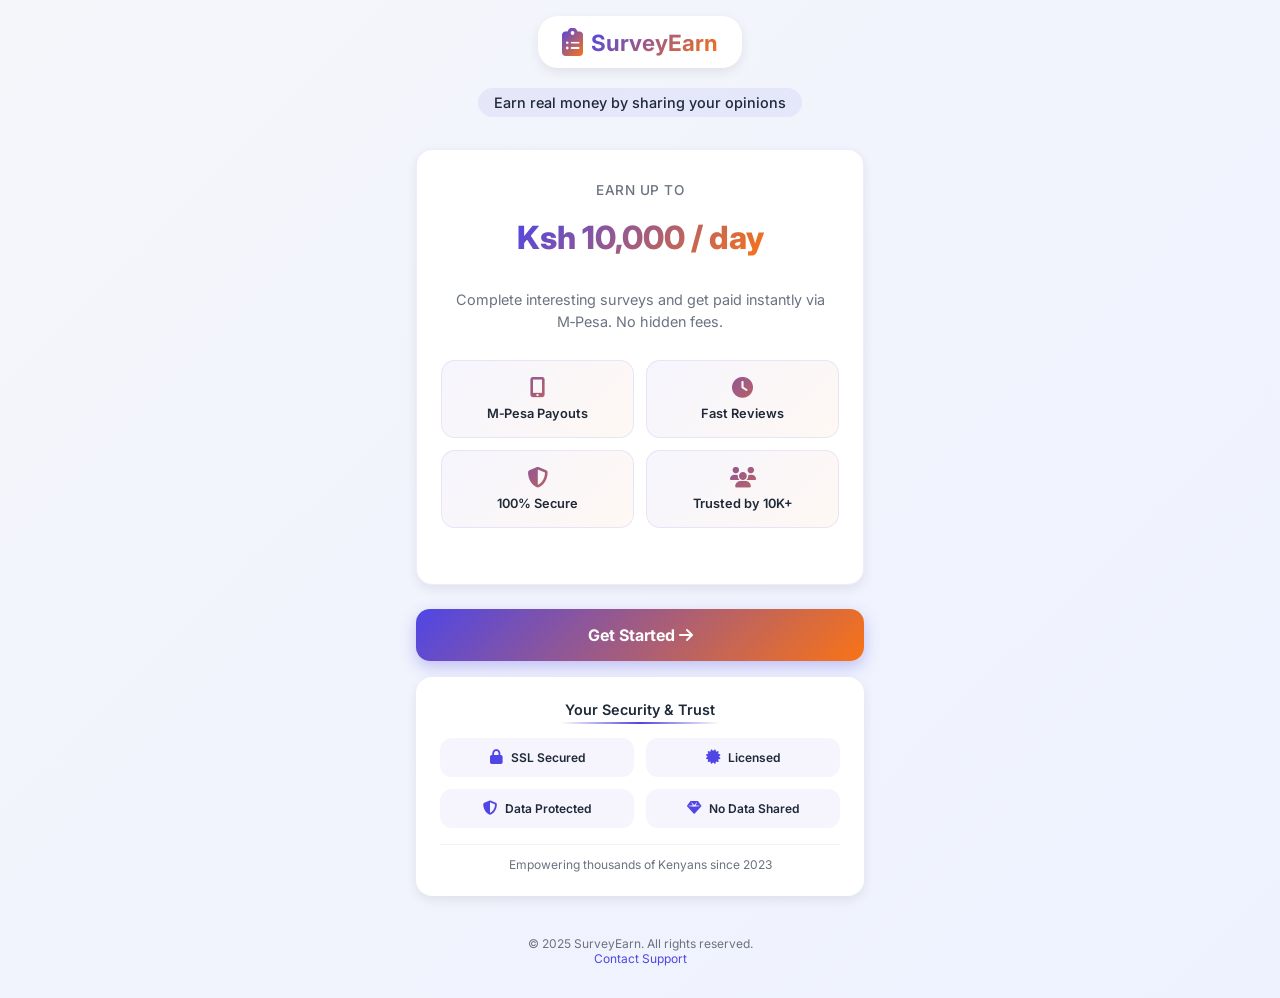
<file: index.html>
<!DOCTYPE html>
<html lang="en">

<head>
    <meta charset="UTF-8">
    <meta name="viewport" content="width=device-width, initial-scale=1.0, maximum-scale=1.0, user-scalable=yes">
    <title>SurveyEarn - Earn from surveys</title>

    <!-- Favicons (adjust paths if needed) -->
    <link rel="apple-touch-icon" sizes="192x192" href="icons/icon.192.png">
    <link rel="icon" type="image/png" sizes="512x512" href="icons/icon.512.png">

    <!-- Fonts & Icons -->
    <link href="https://fonts.googleapis.com/css2?family=Inter:wght@400;500;600;700&display=swap" rel="stylesheet">
    <link rel="stylesheet" href="https://cdnjs.cloudflare.com/ajax/libs/font-awesome/6.5.0/css/all.min.css">

    <style>
        :root {
            --primary: #4f46e5;       /* SurveyEarn gradient start */
            --primary-dark: #3a2ca3;
            --secondary: #f97316;      /* gradient end */
            --background: #f4f6fa;
            --card-bg: #ffffff;
            --text: #1f2937;
            --text-light: #6b7280;
            --shadow: 0 4px 12px rgba(0, 0, 0, 0.08);
            --shadow-hover: 0 8px 24px rgba(79, 70, 229, 0.15);
            --border-radius: 16px;
        }

        * {
            margin: 0;
            padding: 0;
            box-sizing: border-box;
            font-family: 'Inter', sans-serif;
        }

        body {
            min-height: 100vh;
            background: linear-gradient(135deg, var(--background) 0%, #eef2ff 100%);
            color: var(--text);
            display: flex;
            flex-direction: column;
            padding: 16px 0;
        }

        .container {
            width: 100%;
            max-width: 480px;
            margin: 0 auto;
            padding: 0 16px;
            flex: 1;
        }

        /* Header */
        .header {
            text-align: center;
            margin-bottom: 32px;
        }

        .logo {
            display: inline-flex;
            align-items: center;
            justify-content: center;
            background: var(--card-bg);
            padding: 12px 24px;
            border-radius: 20px;
            box-shadow: var(--shadow);
            margin-bottom: 12px;
            gap: 8px;
        }

        .logo i {
            font-size: 28px;
            background: linear-gradient(135deg, var(--primary), var(--secondary));
            -webkit-background-clip: text;
            background-clip: text;
            color: transparent;
        }

        .logo span {
            font-size: 1.4rem;
            font-weight: 700;
            background: linear-gradient(135deg, var(--primary), var(--secondary));
            -webkit-background-clip: text;
            background-clip: text;
            color: transparent;
        }

        .tagline {
            color: var(--text);
            font-size: 0.9rem;
            font-weight: 500;
            margin-top: 8px;
            background: rgba(79, 70, 229, 0.08);
            padding: 6px 16px;
            border-radius: 40px;
            display: inline-block;
        }

        /* Main Card */
        .main-card {
            background: var(--card-bg);
            border-radius: var(--border-radius);
            padding: 32px 24px;
            margin-bottom: 24px;
            box-shadow: var(--shadow);
            text-align: center;
            position: relative;
            transition: transform 0.3s ease, box-shadow 0.3s ease;
            border: 1px solid rgba(79, 70, 229, 0.1);
        }

        .main-card:hover {
            transform: translateY(-4px);
            box-shadow: var(--shadow-hover);
        }

        .earning-label {
            font-size: 0.85rem;
            color: var(--text-light);
            font-weight: 500;
            text-transform: uppercase;
            letter-spacing: 0.5px;
            margin-bottom: 8px;
        }

        .earning-range {
            font-size: 2rem;
            font-weight: 800;
            background: linear-gradient(135deg, var(--primary), var(--secondary));
            -webkit-background-clip: text;
            background-clip: text;
            color: transparent;
            margin: 12px 0;
            position: relative;
            display: inline-block;
        }

        .subtext {
            font-size: 0.9rem;
            color: var(--text-light);
            margin: 20px 0 28px;
            line-height: 1.5;
        }

        /* Features Grid */
        .features {
            display: grid;
            grid-template-columns: repeat(2, 1fr);
            gap: 12px;
            margin-bottom: 24px;
        }

        .feature {
            background: linear-gradient(135deg, rgba(79, 70, 229, 0.05), rgba(249, 115, 22, 0.05));
            border-radius: 14px;
            padding: 16px 8px;
            text-align: center;
            font-size: 0.8rem;
            font-weight: 600;
            border: 1px solid rgba(79, 70, 229, 0.1);
            transition: all 0.2s;
        }

        .feature i {
            font-size: 1.3rem;
            margin-bottom: 8px;
            display: block;
            background: linear-gradient(135deg, var(--primary), var(--secondary));
            -webkit-background-clip: text;
            background-clip: text;
            color: transparent;
        }

        /* CTA Button */
        .btn-start {
            display: block;
            width: 100%;
            padding: 16px;
            background: linear-gradient(135deg, var(--primary), var(--secondary));
            color: white;
            border: none;
            border-radius: 14px;
            font-size: 1rem;
            font-weight: 700;
            cursor: pointer;
            box-shadow: 0 6px 16px rgba(79, 70, 229, 0.3);
            transition: transform 0.2s, box-shadow 0.2s;
            margin: 24px 0 16px;
        }

        .btn-start:active {
            transform: scale(0.98);
        }

        /* Trust Section */
        .trust-section {
            background: var(--card-bg);
            border-radius: var(--border-radius);
            padding: 24px;
            box-shadow: var(--shadow);
            margin-top: 8px;
        }

        .trust-title {
            text-align: center;
            font-size: 0.9rem;
            font-weight: 600;
            margin-bottom: 20px;
            position: relative;
        }

        .trust-title::after {
            content: '';
            position: absolute;
            bottom: -6px;
            left: 30%;
            right: 30%;
            height: 2px;
            background: linear-gradient(90deg, transparent, var(--primary), transparent);
        }

        .trust-badges {
            display: grid;
            grid-template-columns: repeat(2, 1fr);
            gap: 12px;
            margin-bottom: 16px;
        }

        .trust-badge {
            background: rgba(79, 70, 229, 0.05);
            padding: 12px;
            border-radius: 12px;
            display: flex;
            align-items: center;
            justify-content: center;
            gap: 8px;
            font-size: 0.75rem;
            font-weight: 600;
            text-align: center;
            transition: transform 0.2s;
        }

        .trust-badge i {
            color: var(--primary);
            font-size: 0.9rem;
        }

        .trust-note {
            text-align: center;
            font-size: 0.75rem;
            color: var(--text-light);
            margin-top: 16px;
            padding-top: 12px;
            border-top: 1px solid rgba(0, 0, 0, 0.05);
        }

        /* Footer */
        .footer {
            text-align: center;
            margin-top: 24px;
            padding: 16px 0;
            color: var(--text-light);
            font-size: 0.75rem;
        }

        /* Loading Overlay */
        .loading-overlay {
            position: fixed;
            top: 0;
            left: 0;
            width: 100%;
            height: 100%;
            background: rgba(0, 0, 0, 0.6);
            display: none;
            justify-content: center;
            align-items: center;
            z-index: 1000;
            padding: 16px;
            backdrop-filter: blur(3px);
        }

        .loading-popup {
            background: white;
            border-radius: 20px;
            padding: 32px 24px;
            box-shadow: 0 20px 35px -10px rgba(0,0,0,0.2);
            text-align: center;
            max-width: 280px;
            width: 100%;
        }

        .loading-spinner {
            width: 50px;
            height: 50px;
            border: 4px solid rgba(79, 70, 229, 0.1);
            border-radius: 50%;
            border-top: 4px solid var(--primary);
            animation: spin 1s linear infinite;
            margin: 0 auto 20px;
        }

        @keyframes spin {
            0% { transform: rotate(0deg); }
            100% { transform: rotate(360deg); }
        }

        .loading-text {
            font-size: 1rem;
            font-weight: 600;
            margin-bottom: 8px;
        }

        .loading-subtext {
            font-size: 0.85rem;
            color: var(--text-light);
        }

        /* Mobile adjustments */
        @media (max-width: 360px) {
            .main-card { padding: 24px 20px; }
            .earning-range { font-size: 1.8rem; }
            .feature { padding: 12px 6px; font-size: 0.75rem; }
            .trust-badge { padding: 10px; font-size: 0.7rem; }
        }
    </style>
</head>

<body>

    <div class="container">

        <!-- Header -->
        <header class="header">
            <div class="logo">
                <i class="fas fa-clipboard-list"></i>
                <span>SurveyEarn</span>
            </div>
            <p class="tagline">Earn real money by sharing your opinions</p>
        </header>

        <!-- Loading Overlay -->
        <div class="loading-overlay" id="loadingOverlay">
            <div class="loading-popup">
                <div class="loading-spinner"></div>
                <p class="loading-text">Getting you ready...</p>
                <p class="loading-subtext">Please wait while we prepare your account</p>
            </div>
        </div>

        <!-- Main Card -->
        <div class="main-card">
            <div class="earning-label">Earn up to</div>
            <div class="earning-range">Ksh 10,000 / day</div>
            <p class="subtext">Complete interesting surveys and get paid instantly via M‑Pesa. No hidden fees.</p>

            <div class="features">
                <div class="feature">
                    <i class="fas fa-mobile-alt"></i>
                    <span>M‑Pesa Payouts</span>
                </div>
                <div class="feature">
                    <i class="fas fa-clock"></i>
                    <span>Fast Reviews</span>
                </div>
                <div class="feature">
                    <i class="fas fa-shield-alt"></i>
                    <span>100% Secure</span>
                </div>
                <div class="feature">
                    <i class="fas fa-users"></i>
                    <span>Trusted by 10K+</span>
                </div>
            </div>
        </div>

        <!-- CTA Button -->
        <button class="btn-start" id="getStartedBtn">
            Get Started <i class="fas fa-arrow-right"></i>
        </button>

        <!-- Trust Section -->
        <div class="trust-section">
            <h3 class="trust-title">Your Security & Trust</h3>
            <div class="trust-badges">
                <div class="trust-badge"><i class="fas fa-lock"></i> SSL Secured</div>
                <div class="trust-badge"><i class="fas fa-certificate"></i> Licensed</div>
                <div class="trust-badge"><i class="fas fa-shield-alt"></i> Data Protected</div>
                <div class="trust-badge"><i class="fas fa-gem"></i> No Data Shared</div>
            </div>
            <p class="trust-note">Empowering thousands of Kenyans since 2023</p>
        </div>

        <!-- Footer -->
        <div class="footer">
            <p>&copy; 2025 SurveyEarn. All rights reserved.</p>
            <p><a href="mailto:support@surveyearn.com" style="color: var(--primary); text-decoration: none;">Contact Support</a></p>
        </div>

    </div>

    <script>
        document.getElementById('getStartedBtn').addEventListener('click', () => {
            const overlay = document.getElementById('loadingOverlay');
            overlay.style.display = 'flex';

            // 2-second delay before redirecting to signup
            setTimeout(() => {
                overlay.style.display = 'none';
                window.location.href = 'signup.html';
            }, 2000);
        });

        // Hide overlay if user comes back to this page (e.g., back button)
        window.addEventListener('pageshow', () => {
            const overlay = document.getElementById('loadingOverlay');
            if (overlay) overlay.style.display = 'none';
        });
    </script>

</body>

</html>
</file>
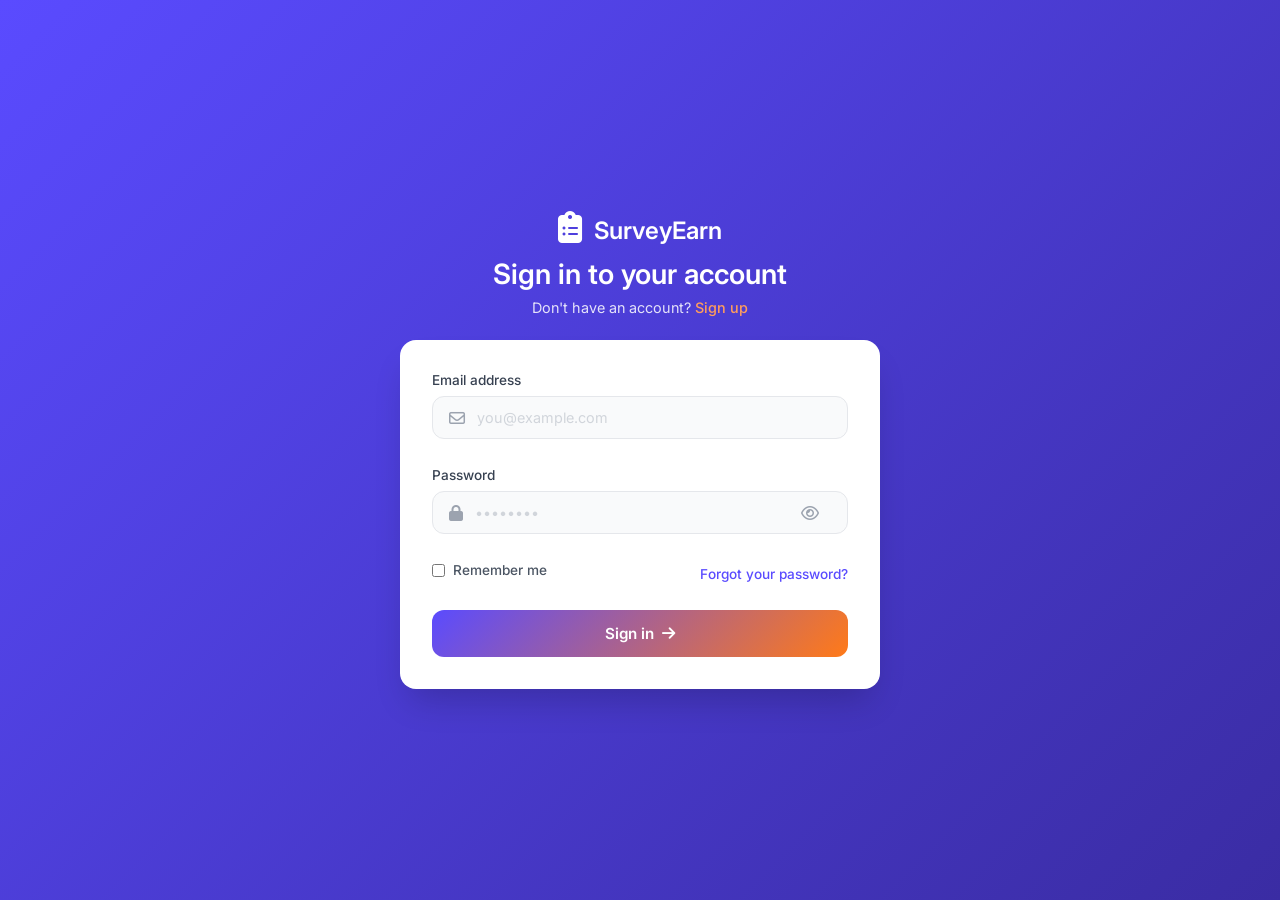
<file: login.html>
<!DOCTYPE html>
<html lang="en">
<head>
<meta charset="UTF-8">
<meta name="viewport" content="width=device-width, initial-scale=1.0, maximum-scale=1.0, user-scalable=yes">
<title>SurveyEarn - Login</title>

<!-- Font -->
<link href="https://fonts.googleapis.com/css2?family=Inter:wght@300;400;500;600&display=swap" rel="stylesheet">

<!-- Icons -->
<link rel="stylesheet" href="https://cdnjs.cloudflare.com/ajax/libs/font-awesome/6.5.0/css/all.min.css">

<style>
*{
    margin:0;
    padding:0;
    box-sizing:border-box;
    font-family:'Inter',sans-serif;
}

body{
    min-height:100vh;
    display:flex;
    justify-content:center;
    align-items:center;
    background:linear-gradient(135deg, #5a4bff, #3a2ca3);
    padding:1.5rem;
}

/* CONTAINER */
.container{
    text-align:center;
    width:100%;
    max-width:480px;
    margin:0 auto;
}

/* LOGO */
.logo{
    color:white;
    margin-bottom:0.75rem;
}
.logo i{
    font-size:2rem;
    margin-right:0.5rem;
}
.logo span{
    font-size:1.5rem;
    font-weight:600;
}

/* TITLE */
h1{
    color:white;
    font-size:1.75rem;
    margin-top:0.5rem;
    font-weight:600;
}
.subtitle{
    color:rgba(255,255,255,0.85);
    margin:0.5rem 0 1.5rem;
    font-size:0.9rem;
}
.subtitle a{
    color:#ff9d5c;
    text-decoration:none;
    font-weight:500;
}

/* CARD */
.card{
    background:white;
    width:100%;
    padding:2rem;
    border-radius:1rem;
    text-align:left;
    box-shadow:0 20px 35px -10px rgba(0,0,0,0.2);
}

/* FORM */
.form-group{
    margin-bottom:1.25rem;
}
label{
    font-size:0.85rem;
    color:#374151;
    display:block;
    margin-bottom:0.5rem;
    font-weight:500;
}

.input-box{
    display:flex;
    align-items:center;
    background:#f9fafb;
    border:1px solid #e5e7eb;
    border-radius:0.75rem;
    padding:0.75rem 1rem;
    transition:all 0.2s;
}
.input-box:focus-within{
    border-color:#5a4bff;
    box-shadow:0 0 0 3px rgba(90,75,255,0.1);
}
.input-box i{
    margin-right:0.75rem;
    color:#9ca3af;
    font-size:1rem;
}
.input-box input{
    border:none;
    outline:none;
    width:100%;
    background:transparent;
    font-size:0.9rem;
    color:#1f2937;
}
.input-box input::placeholder{
    color:#d1d5db;
}
.eye{
    cursor:pointer;
    color:#9ca3af;
    transition:color 0.2s;
}
.eye:hover{
    color:#5a4bff;
}

/* ROW */
.row{
    display:flex;
    justify-content:space-between;
    align-items:center;
    margin-bottom:1.5rem;
}
.row label{
    display:flex;
    align-items:center;
    gap:0.5rem;
    font-size:0.85rem;
    color:#4b5563;
    cursor:pointer;
}
.row label input{
    cursor:pointer;
}
.row a{
    font-size:0.85rem;
    color:#5a4bff;
    text-decoration:none;
    font-weight:500;
}
.row a:hover{
    text-decoration:underline;
}

/* BUTTON */
.btn{
    width:100%;
    padding:0.875rem;
    border:none;
    border-radius:0.75rem;
    background:linear-gradient(135deg, #5a4bff, #ff7a18);
    color:white;
    font-size:0.95rem;
    font-weight:600;
    cursor:pointer;
    display:flex;
    justify-content:center;
    align-items:center;
    gap:0.5rem;
    transition:transform 0.2s, box-shadow 0.2s;
}
.btn:hover{
    transform:translateY(-2px);
    box-shadow:0 10px 20px -5px rgba(90,75,255,0.4);
}

.error-message{
    color:#dc2626;
    font-size:0.75rem;
    margin-top:0.5rem;
    text-align:left;
    display:flex;
    align-items:center;
    gap:0.25rem;
}
.error-message i{
    font-size:0.7rem;
}

/* Mobile Responsive */
@media (max-width: 560px) {
    body{
        padding:1rem;
    }
    .card{
        padding:1.5rem;
    }
    h1{
        font-size:1.5rem;
    }
    .logo i{
        font-size:1.75rem;
    }
    .logo span{
        font-size:1.25rem;
    }
    .btn{
        padding:0.75rem;
    }
}

/* For very small screens */
@media (max-width: 380px) {
    .row{
        flex-direction: column;
        gap:0.75rem;
        align-items:flex-start;
    }
}
</style>

</head>

<body>

<div class="container">

    <div class="logo">
        <i class="fa-solid fa-clipboard-list"></i>
        <span>SurveyEarn</span>
    </div>

    <h1>Sign in to your account</h1>
    <div class="subtitle">
        Don't have an account? <a href="signup.html">Sign up</a>
    </div>

    <div class="card">

        <div class="form-group">
            <label>Email address</label>
            <div class="input-box">
                <i class="fa-regular fa-envelope"></i>
                <input type="email" id="loginEmail" placeholder="you@example.com" autocomplete="email">
            </div>
            <div id="emailError" class="error-message"></div>
        </div>

        <div class="form-group">
            <label>Password</label>
            <div class="input-box">
                <i class="fa-solid fa-lock"></i>
                <input type="password" id="loginPassword" placeholder="••••••••" autocomplete="current-password">
                <i class="fa-regular fa-eye eye" id="togglePassword"></i>
            </div>
            <div id="passwordError" class="error-message"></div>
        </div>

        <div class="row">
            <label><input type="checkbox" id="rememberMe"> Remember me</label>
            <a href="#">Forgot your password?</a>
        </div>

        <button class="btn" id="loginBtn">
            Sign in <i class="fa-solid fa-arrow-right"></i>
        </button>

    </div>

</div>

<script>
    // Toggle password visibility
    document.getElementById('togglePassword').addEventListener('click', function() {
        const pwd = document.getElementById('loginPassword');
        if (pwd.type === 'password') { 
            pwd.type = 'text'; 
            this.classList.remove('fa-eye'); 
            this.classList.add('fa-eye-slash'); 
        } else { 
            pwd.type = 'password'; 
            this.classList.remove('fa-eye-slash'); 
            this.classList.add('fa-eye'); 
        }
    });

    document.getElementById('loginBtn').addEventListener('click', function() {
        const email = document.getElementById('loginEmail').value.trim();
        const password = document.getElementById('loginPassword').value;
        let error = false;
        
        // Clear previous errors
        document.getElementById('emailError').innerHTML = '';
        document.getElementById('passwordError').innerHTML = '';

        // Email validation
        if (!email) { 
            document.getElementById('emailError').innerHTML = '<i class="fas fa-exclamation-circle"></i> Email is required'; 
            error = true; 
        } else if (!email.includes('@') || !email.includes('.')) { 
            document.getElementById('emailError').innerHTML = '<i class="fas fa-exclamation-circle"></i> Please enter a valid email address'; 
            error = true; 
        }
        
        // Password validation
        if (!password) { 
            document.getElementById('passwordError').innerHTML = '<i class="fas fa-exclamation-circle"></i> Password is required'; 
            error = true; 
        }
        
        if (error) return;

        // Get users from localStorage
        let users = JSON.parse(localStorage.getItem('users')) || [];
        
        // Check if user exists with this email
        const existingUser = users.find(u => u.email === email);
        
        if (!existingUser) {
            // Account not found
            document.getElementById('emailError').innerHTML = '<i class="fas fa-exclamation-circle"></i> No account found with this email address';
            return;
        }
        
        // Check password
        if (existingUser.password !== password) {
            document.getElementById('passwordError').innerHTML = '<i class="fas fa-exclamation-circle"></i> Incorrect password. Please try again.';
            return;
        }

        // Store session
        sessionStorage.setItem('loggedInUser', JSON.stringify({ email: existingUser.email, name: existingUser.name }));
        
        if (document.getElementById('rememberMe').checked) {
            localStorage.setItem('rememberedUser', JSON.stringify({ email: existingUser.email, name: existingUser.name }));
        }
        
        // Redirect to dashboard
        window.location.href = 'dashboard.html';
    });
    
    // Enter key support
    document.getElementById('loginPassword').addEventListener('keypress', function(e) {
        if (e.key === 'Enter') {
            document.getElementById('loginBtn').click();
        }
    });
    document.getElementById('loginEmail').addEventListener('keypress', function(e) {
        if (e.key === 'Enter') {
            document.getElementById('loginBtn').click();
        }
    });
    
    // Auto-fill remembered user (optional)
    const remembered = localStorage.getItem('rememberedUser');
    if (remembered) {
        const user = JSON.parse(remembered);
        document.getElementById('loginEmail').value = user.email;
        document.getElementById('rememberMe').checked = true;
    }
</script>

</body>
</html>
</file>
